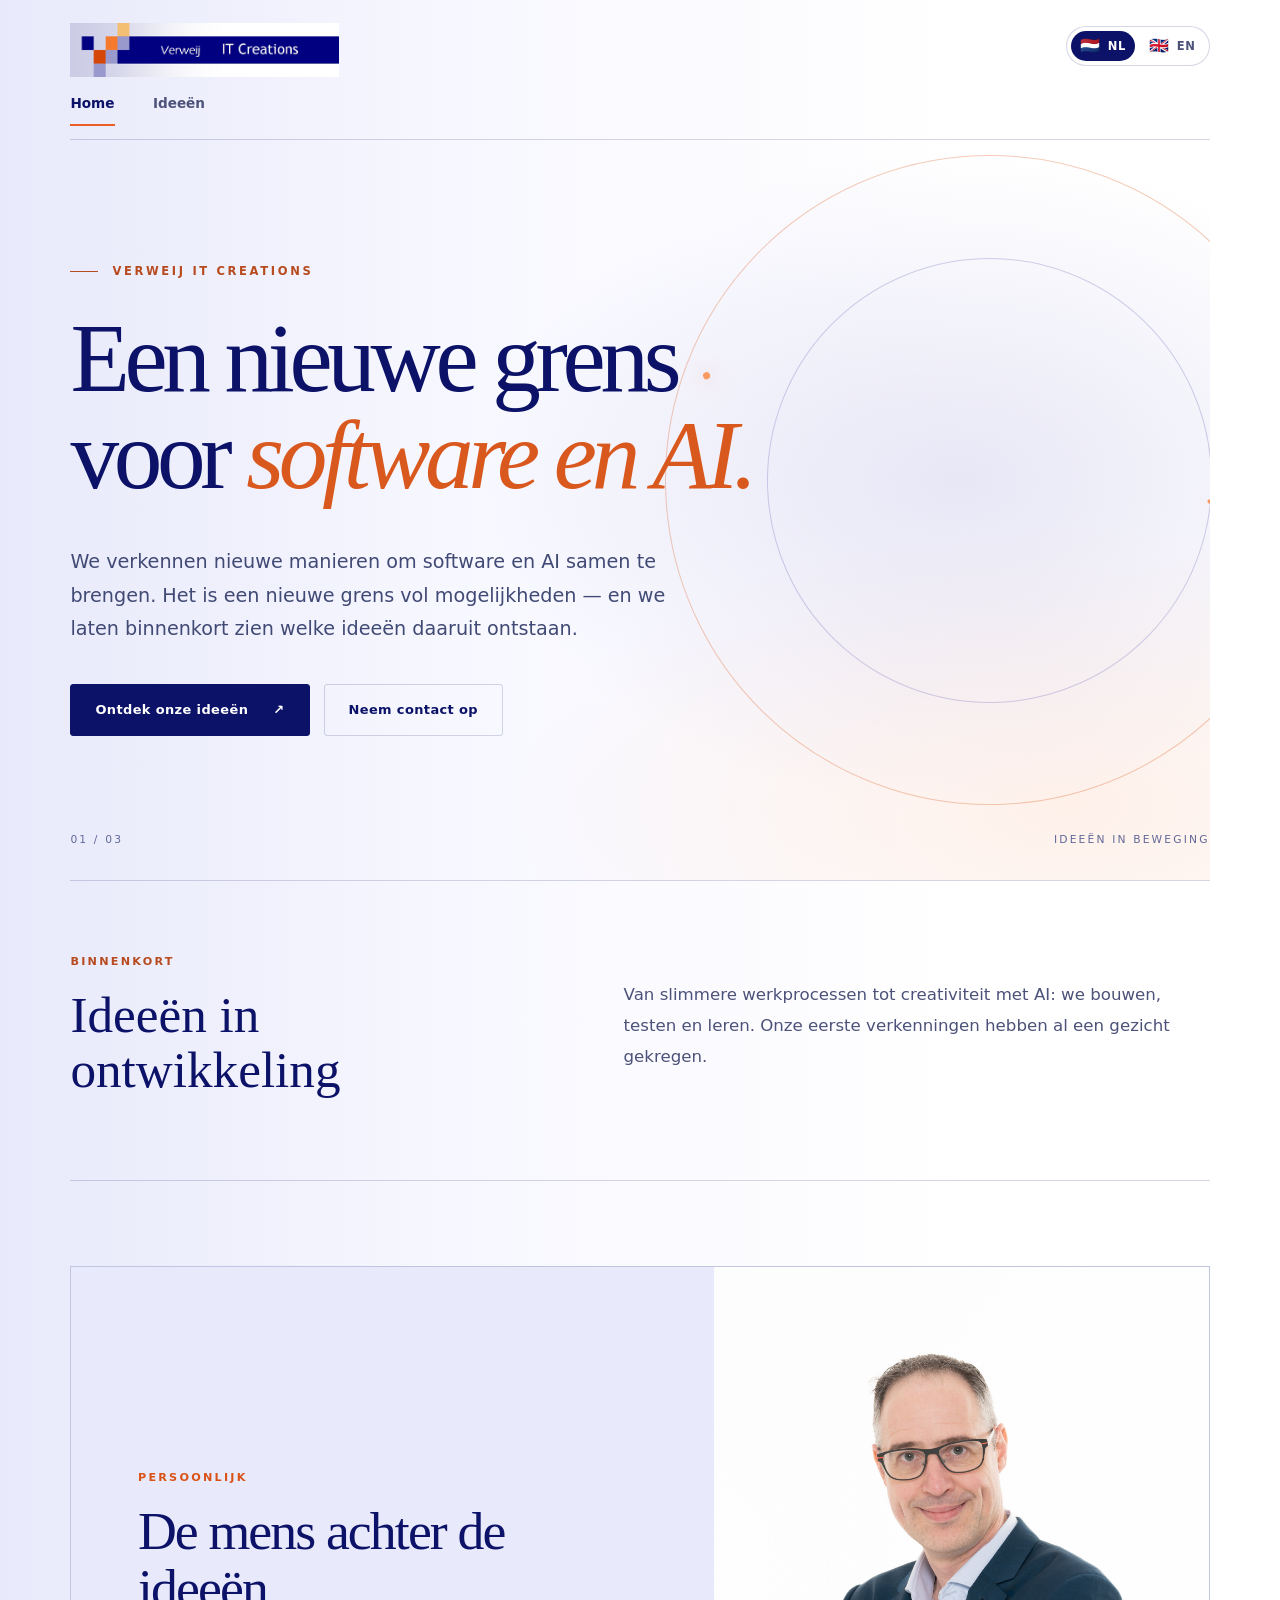
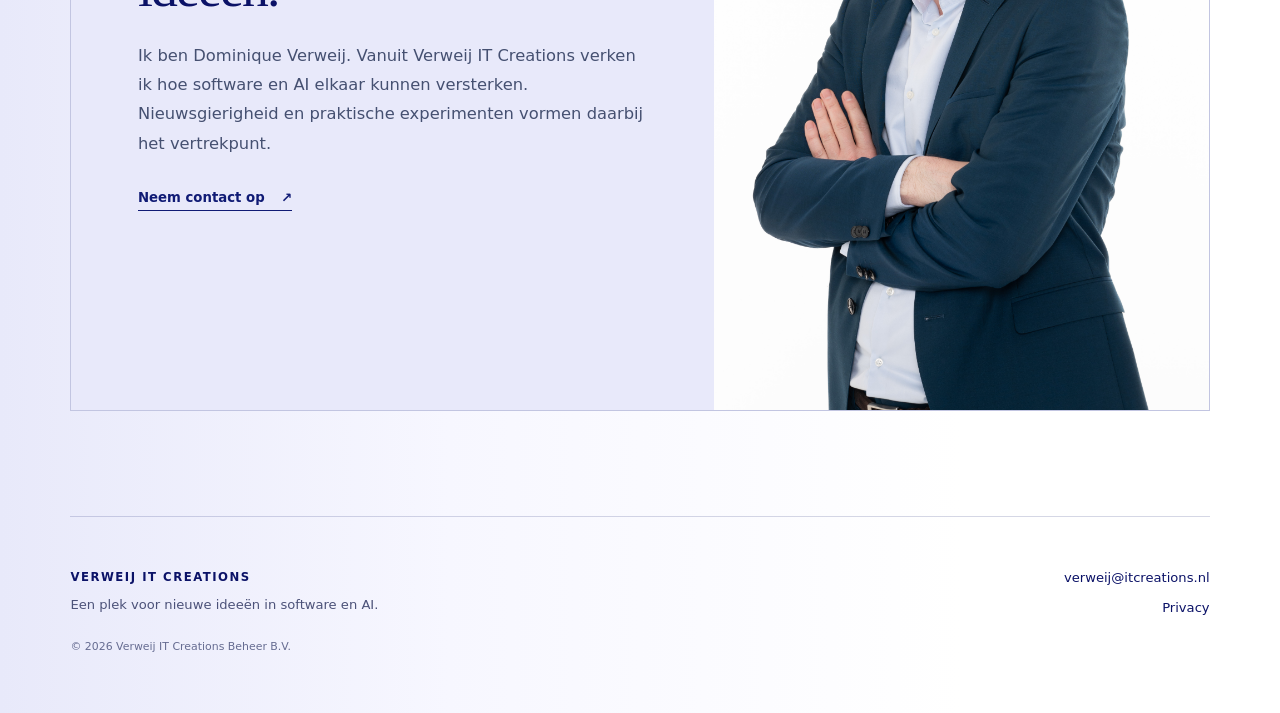
<file: index.html>
<!doctype html>
<html lang="nl">
<head>
  <meta charset="utf-8">
  <meta name="viewport" content="width=device-width, initial-scale=1">
  <meta name="theme-color" content="#f7f7ff">
  <meta name="description" content="Verweij IT Creations verkent nieuwe manieren om software en AI samen te brengen.">
  <title>Verweij IT Creations — software en AI verkennen</title>
  <link rel="icon" type="image/jpeg" href="assets/images/Icon.jpg">
  <link rel="canonical" href="https://www.itcreations.nl/">
  <link rel="alternate" hreflang="en" href="https://www.itcreations.nl/en/">
  <link rel="stylesheet" href="assets/site.css?v=73b0938420af">
</head>
<body>
  <div class="site-shell">
    <header class="site-header">
      <div class="header-brand-nav">
        <a class="wordmark" href="./" aria-label="Verweij IT Creations — Home"><img src="assets/images/logo.png" alt="Verweij IT Creations" width="220" height="44"></a>
        <nav class="primary-nav" aria-label="Hoofdnavigatie"><a href="./" aria-current="page">Home</a><a href="ideas.html">Ideeën</a></nav>
      </div>
      <nav class="language-switch" aria-label="Language / Taal">
        <a href="./" lang="nl" hreflang="nl" aria-current="true"><span aria-hidden="true">🇳🇱</span><span>NL</span></a>
        <a href="en/" lang="en" hreflang="en"><span aria-hidden="true">🇬🇧</span><span>EN</span></a>
      </nav>
    </header>
    <main id="main-content"><section class="hero" aria-labelledby="hero-title">
    <div class="hero-orbit hero-orbit-one" aria-hidden="true"></div><div class="hero-orbit hero-orbit-two" aria-hidden="true"></div>
    <div class="hero-content"><p class="eyebrow"><span class="eyebrow-line"></span>Verweij IT Creations</p>
      <h1 id="hero-title">Een nieuwe grens voor <em>software en AI.</em></h1><p class="hero-lead">We verkennen nieuwe manieren om software en AI samen te brengen. Het is een nieuwe grens vol mogelijkheden — en we laten binnenkort zien welke ideeën daaruit ontstaan.</p>
      <div class="hero-actions"><a class="button button-primary" href="ideas.html">Ontdek onze ideeën<span aria-hidden="true">↗</span></a><a class="button button-quiet" href="mailto:verweij@itcreations.nl">Neem contact op</a></div>
    </div>
    <div class="hero-index" aria-hidden="true"><span>01 / 03</span><span>IDEEËN IN BEWEGING</span></div>
  </section>
  <section class="intro-panel" aria-labelledby="intro-title"><div><p class="section-kicker">Binnenkort</p><h2 id="intro-title">Ideeën in ontwikkeling</h2></div><p>Van slimmere werkprocessen tot creativiteit met AI: we bouwen, testen en leren. Onze eerste verkenningen hebben al een gezicht gekregen.</p></section>
  <section class="founder-panel" aria-labelledby="founder-title"><div class="founder-copy"><p class="section-kicker">Persoonlijk</p><h2 id="founder-title">De mens achter de ideeën.</h2><p>Ik ben Dominique Verweij. Vanuit Verweij IT Creations verken ik hoe software en AI elkaar kunnen versterken. Nieuwsgierigheid en praktische experimenten vormen daarbij het vertrekpunt.</p><a href="mailto:verweij@itcreations.nl">Neem contact op <span aria-hidden="true">↗</span></a></div><div class="founder-image"><img src="assets/images/DSC_1056.jpg" alt="Portret van Dominique Verweij" width="1200" height="1800" loading="lazy"></div></section></main>
    <footer class="site-footer">
      <div><span class="footer-brand">Verweij IT Creations</span><p>Een plek voor nieuwe ideeën in software en AI.</p><small>© 2026 Verweij IT Creations Beheer B.V.</small></div>
      <div class="footer-links"><a href="mailto:verweij@itcreations.nl">verweij@itcreations.nl</a><a href="privacy.html">Privacy</a></div>
    </footer>
  </div>
</body>
</html>
</file>
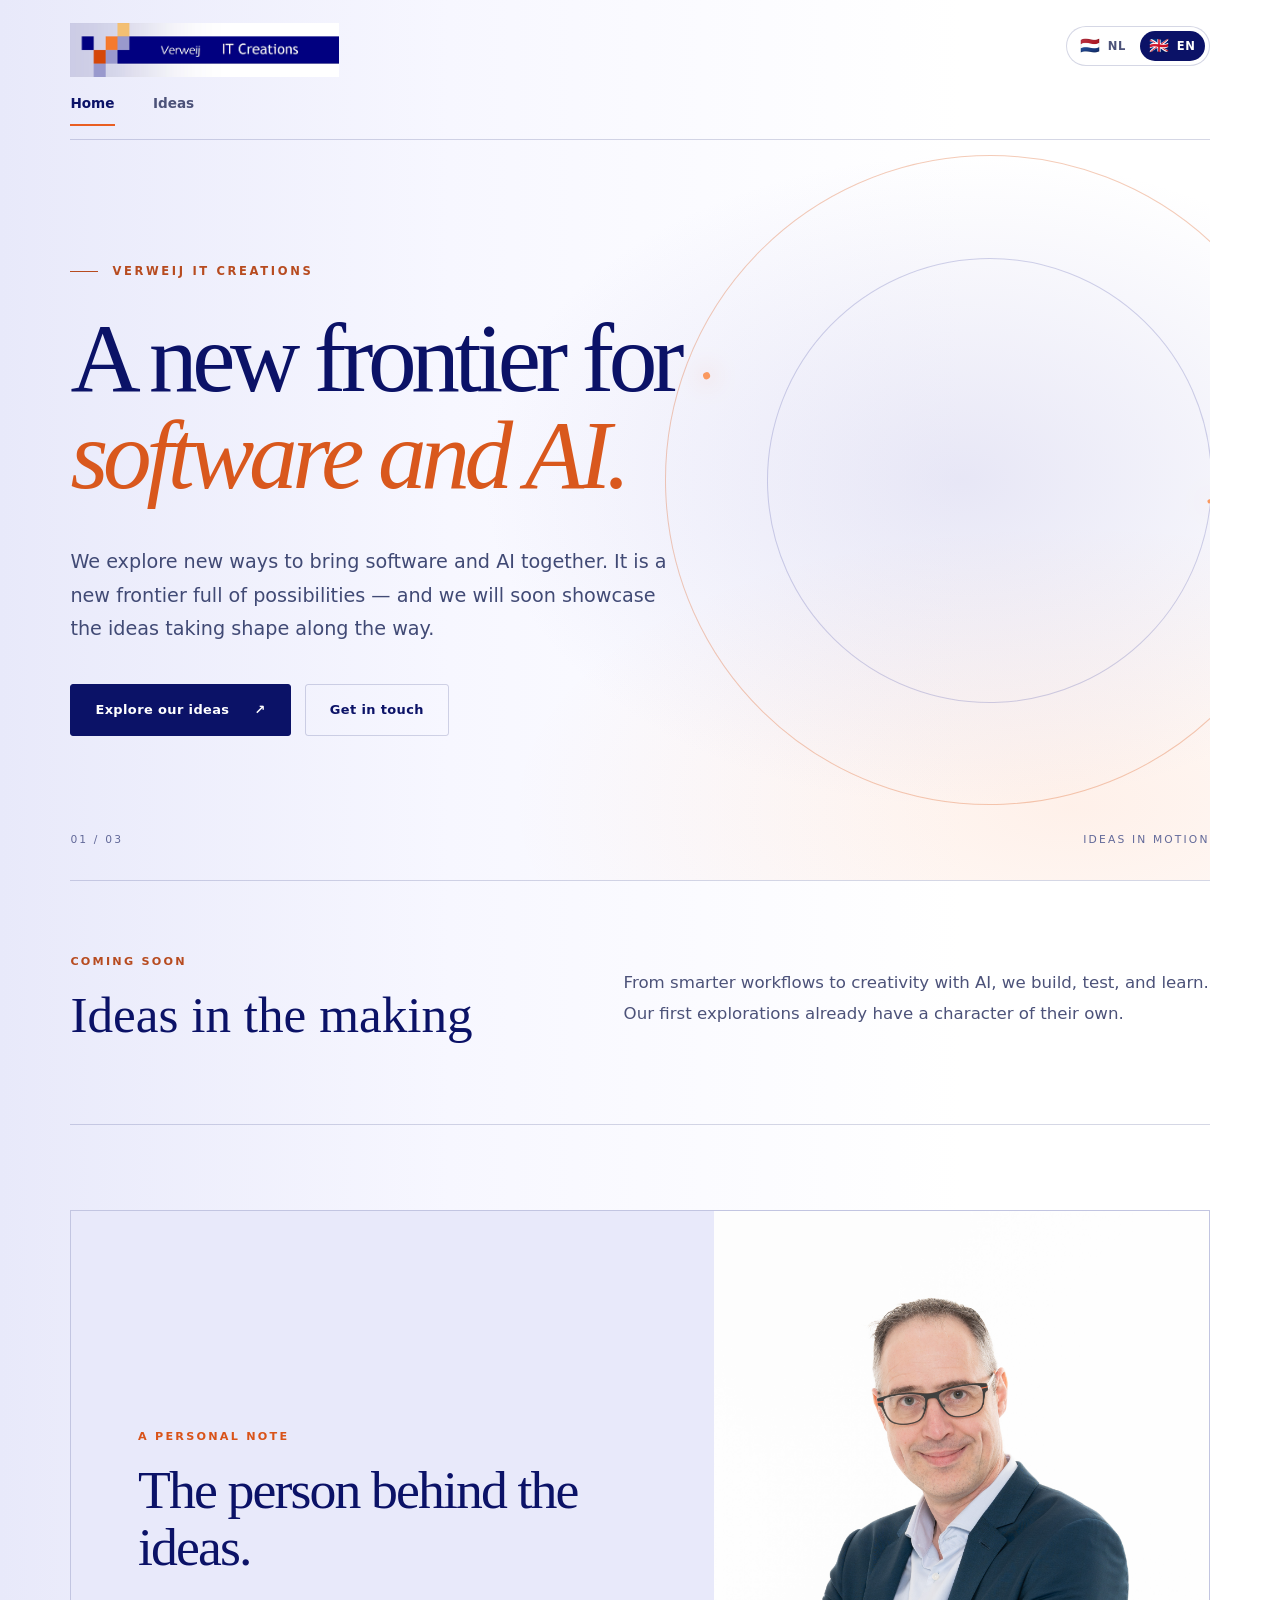
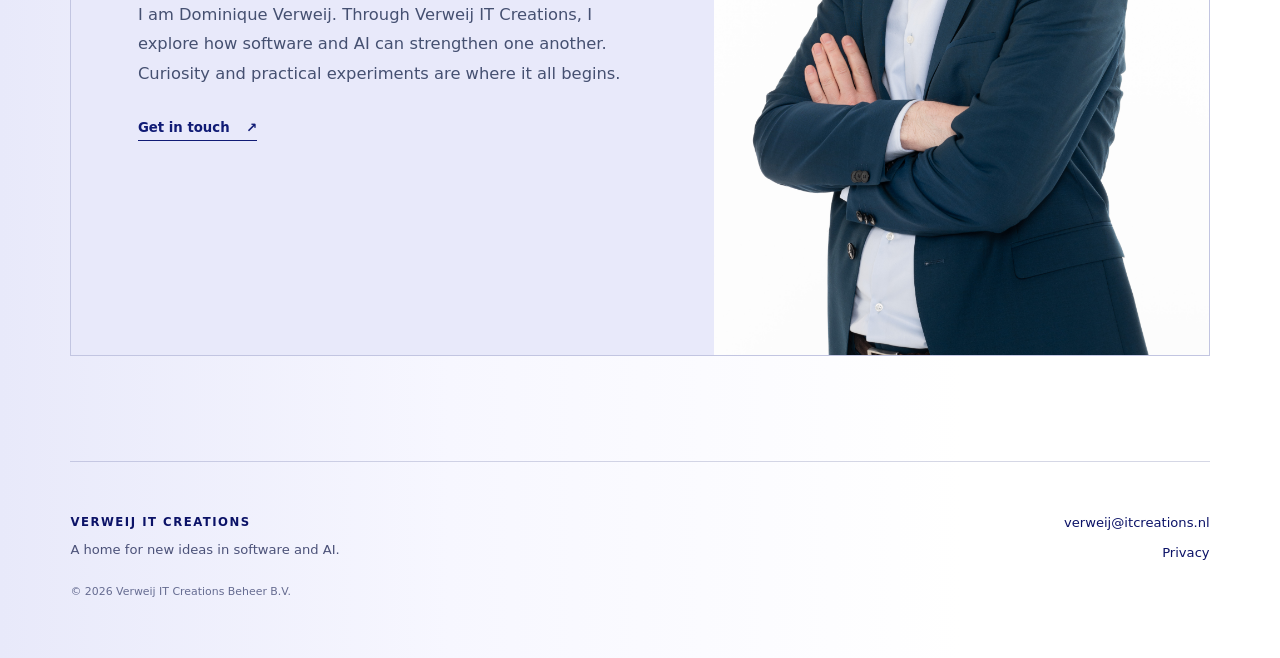
<file: en/index.html>
<!doctype html>
<html lang="en">
<head>
  <meta charset="utf-8">
  <meta name="viewport" content="width=device-width, initial-scale=1">
  <meta name="theme-color" content="#f7f7ff">
  <meta name="description" content="Verweij IT Creations explores new ways to bring software and AI together.">
  <title>Verweij IT Creations — exploring software and AI</title>
  <link rel="icon" type="image/jpeg" href="../assets/images/Icon.jpg">
  <link rel="canonical" href="https://www.itcreations.nl/en/">
  <link rel="alternate" hreflang="nl" href="https://www.itcreations.nl/">
  <link rel="stylesheet" href="../assets/site.css?v=73b0938420af">
</head>
<body>
  <div class="site-shell">
    <header class="site-header">
      <div class="header-brand-nav">
        <a class="wordmark" href="./" aria-label="Verweij IT Creations — Home"><img src="../assets/images/logo.png" alt="Verweij IT Creations" width="220" height="44"></a>
        <nav class="primary-nav" aria-label="Main navigation"><a href="./" aria-current="page">Home</a><a href="ideas.html">Ideas</a></nav>
      </div>
      <nav class="language-switch" aria-label="Language / Taal">
        <a href="../" lang="nl" hreflang="nl"><span aria-hidden="true">🇳🇱</span><span>NL</span></a>
        <a href="./" lang="en" hreflang="en" aria-current="true"><span aria-hidden="true">🇬🇧</span><span>EN</span></a>
      </nav>
    </header>
    <main id="main-content"><section class="hero" aria-labelledby="hero-title">
    <div class="hero-orbit hero-orbit-one" aria-hidden="true"></div><div class="hero-orbit hero-orbit-two" aria-hidden="true"></div>
    <div class="hero-content"><p class="eyebrow"><span class="eyebrow-line"></span>Verweij IT Creations</p>
      <h1 id="hero-title">A new frontier for <em>software and AI.</em></h1><p class="hero-lead">We explore new ways to bring software and AI together. It is a new frontier full of possibilities — and we will soon showcase the ideas taking shape along the way.</p>
      <div class="hero-actions"><a class="button button-primary" href="ideas.html">Explore our ideas<span aria-hidden="true">↗</span></a><a class="button button-quiet" href="mailto:verweij@itcreations.nl">Get in touch</a></div>
    </div>
    <div class="hero-index" aria-hidden="true"><span>01 / 03</span><span>IDEAS IN MOTION</span></div>
  </section>
  <section class="intro-panel" aria-labelledby="intro-title"><div><p class="section-kicker">Coming soon</p><h2 id="intro-title">Ideas in the making</h2></div><p>From smarter workflows to creativity with AI, we build, test, and learn. Our first explorations already have a character of their own.</p></section>
  <section class="founder-panel" aria-labelledby="founder-title"><div class="founder-copy"><p class="section-kicker">A personal note</p><h2 id="founder-title">The person behind the ideas.</h2><p>I am Dominique Verweij. Through Verweij IT Creations, I explore how software and AI can strengthen one another. Curiosity and practical experiments are where it all begins.</p><a href="mailto:verweij@itcreations.nl">Get in touch <span aria-hidden="true">↗</span></a></div><div class="founder-image"><img src="../assets/images/DSC_1056.jpg" alt="Portrait of Dominique Verweij" width="1200" height="1800" loading="lazy"></div></section></main>
    <footer class="site-footer">
      <div><span class="footer-brand">Verweij IT Creations</span><p>A home for new ideas in software and AI.</p><small>© 2026 Verweij IT Creations Beheer B.V.</small></div>
      <div class="footer-links"><a href="mailto:verweij@itcreations.nl">verweij@itcreations.nl</a><a href="privacy.html">Privacy</a></div>
    </footer>
  </div>
</body>
</html>
</file>
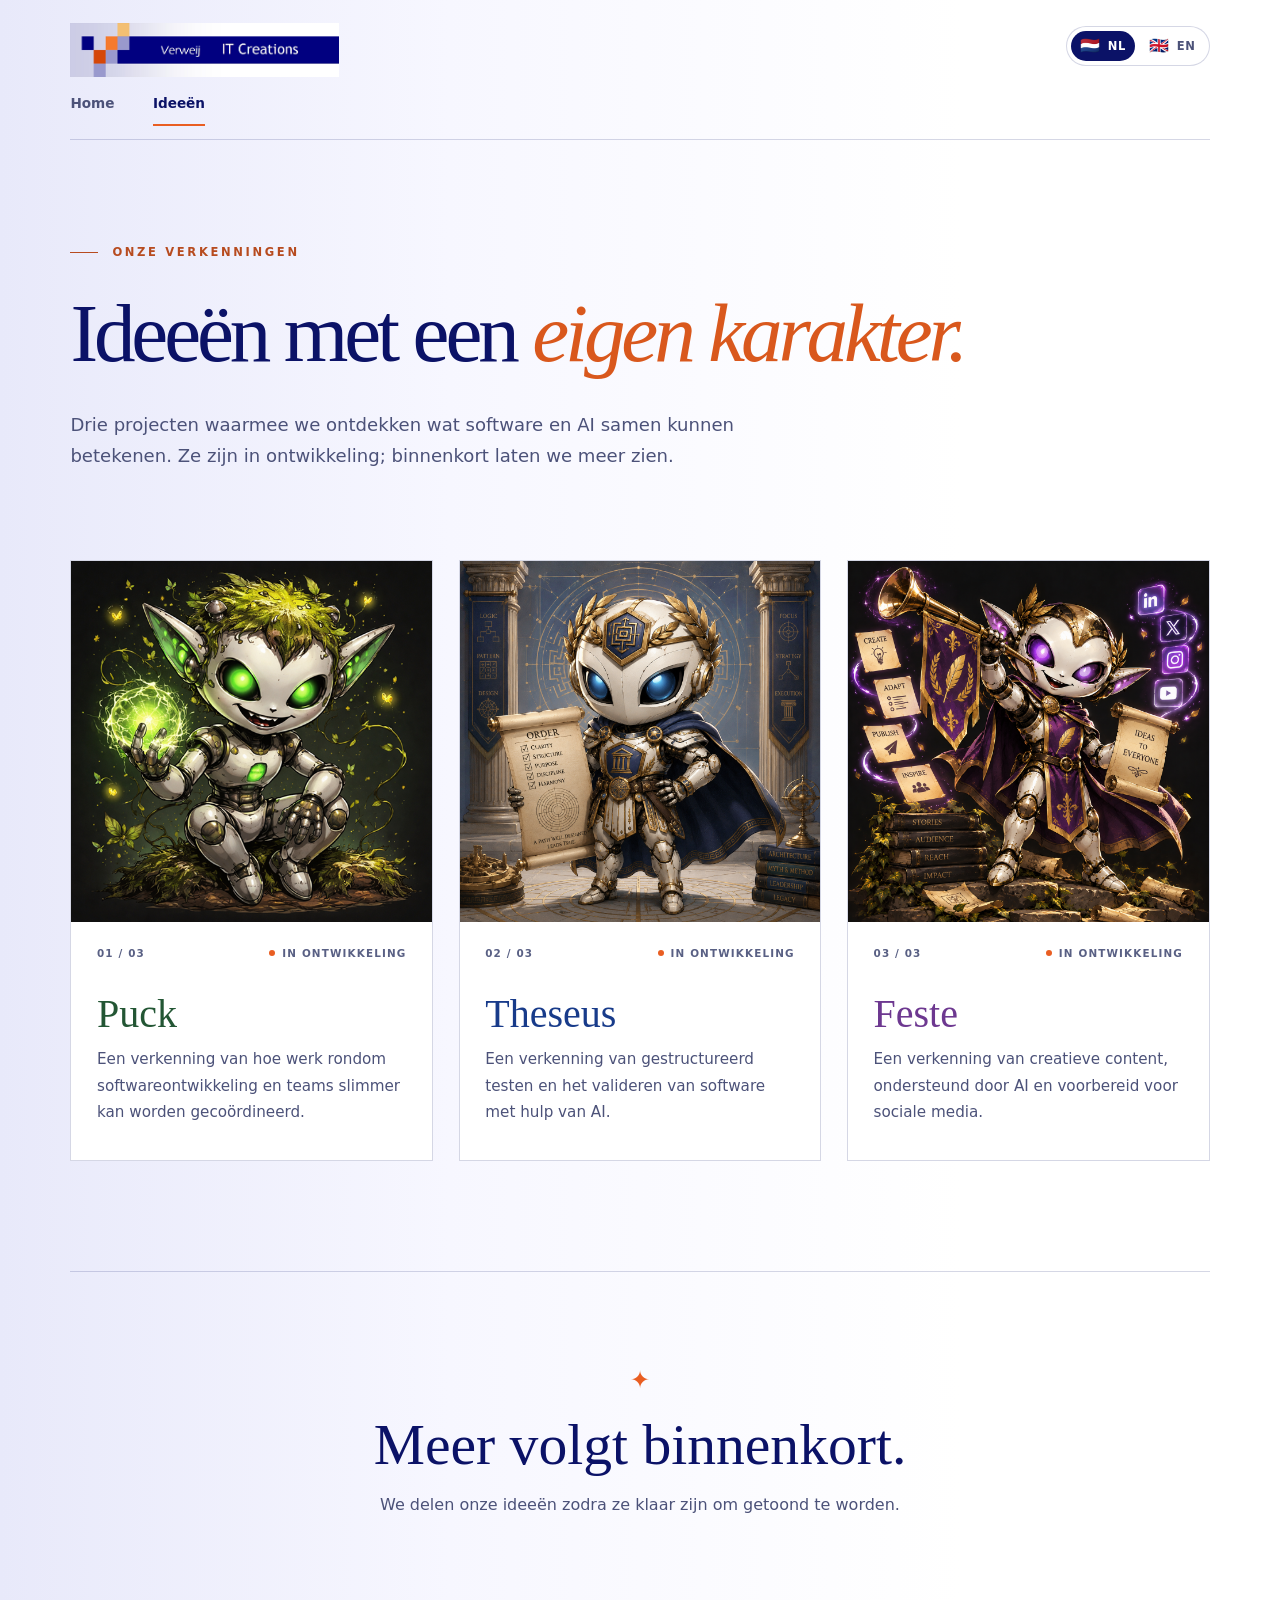
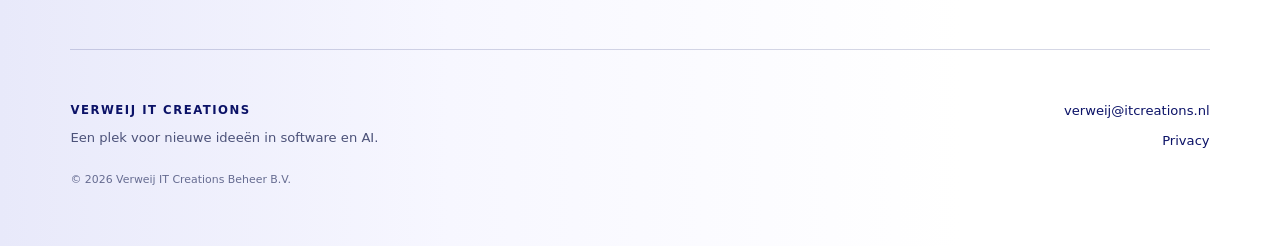
<file: ideas.html>
<!doctype html>
<html lang="nl">
<head>
  <meta charset="utf-8">
  <meta name="viewport" content="width=device-width, initial-scale=1">
  <meta name="theme-color" content="#f7f7ff">
  <meta name="description" content="Maak kennis met Puck, Theseus en Feste: ideeën die wij ontwikkelen op het snijvlak van software en AI.">
  <title>Onze ideeën — Verweij IT Creations</title>
  <link rel="icon" type="image/jpeg" href="assets/images/Icon.jpg">
  <link rel="canonical" href="https://www.itcreations.nl/ideas.html">
  <link rel="alternate" hreflang="en" href="https://www.itcreations.nl/en/ideas.html">
  <link rel="stylesheet" href="assets/site.css?v=73b0938420af">
</head>
<body>
  <div class="site-shell">
    <header class="site-header">
      <div class="header-brand-nav">
        <a class="wordmark" href="./" aria-label="Verweij IT Creations — Home"><img src="assets/images/logo.png" alt="Verweij IT Creations" width="220" height="44"></a>
        <nav class="primary-nav" aria-label="Hoofdnavigatie"><a href="./">Home</a><a href="ideas.html" aria-current="page">Ideeën</a></nav>
      </div>
      <nav class="language-switch" aria-label="Language / Taal">
        <a href="ideas.html" lang="nl" hreflang="nl" aria-current="true"><span aria-hidden="true">🇳🇱</span><span>NL</span></a>
        <a href="en/ideas.html" lang="en" hreflang="en"><span aria-hidden="true">🇬🇧</span><span>EN</span></a>
      </nav>
    </header>
    <main id="main-content"><section class="page-intro" aria-labelledby="ideas-title"><p class="eyebrow"><span class="eyebrow-line"></span>Onze verkenningen</p><h1 id="ideas-title">Ideeën met een <em>eigen karakter.</em></h1><p>Drie projecten waarmee we ontdekken wat software en AI samen kunnen betekenen. Ze zijn in ontwikkeling; binnenkort laten we meer zien.</p></section>
    <section class="ideas-grid" aria-label="Onze verkenningen"><article class="idea-card idea-card-green">
    <div class="idea-image"><img src="assets/images/puck.png" alt="Puck, een kleine robot met groene ogen en een lichtbol" width="600" height="600" loading="eager"></div>
    <div class="idea-copy"><div class="idea-topline"><span>01 / 03</span><span class="status"><span class="status-dot" aria-hidden="true"></span>In ontwikkeling</span></div><h2>Puck</h2><p>Een verkenning van hoe werk rondom softwareontwikkeling en teams slimmer kan worden gecoördineerd.</p></div>
  </article><article class="idea-card idea-card-blue">
    <div class="idea-image"><img src="assets/images/theseus.png" alt="Theseus, een kleine robot in blauw en gouden harnas" width="600" height="600" loading="lazy"></div>
    <div class="idea-copy"><div class="idea-topline"><span>02 / 03</span><span class="status"><span class="status-dot" aria-hidden="true"></span>In ontwikkeling</span></div><h2>Theseus</h2><p>Een verkenning van gestructureerd testen en het valideren van software met hulp van AI.</p></div>
  </article><article class="idea-card idea-card-violet">
    <div class="idea-image"><img src="assets/images/feste.png" alt="Feste, een kleine robot in paars en goud met een trompet" width="600" height="600" loading="lazy"></div>
    <div class="idea-copy"><div class="idea-topline"><span>03 / 03</span><span class="status"><span class="status-dot" aria-hidden="true"></span>In ontwikkeling</span></div><h2>Feste</h2><p>Een verkenning van creatieve content, ondersteund door AI en voorbereid voor sociale media.</p></div>
  </article></section>
    <section class="closing-note"><span class="closing-symbol" aria-hidden="true">✦</span><h2>Meer volgt binnenkort.</h2><p>We delen onze ideeën zodra ze klaar zijn om getoond te worden.</p></section></main>
    <footer class="site-footer">
      <div><span class="footer-brand">Verweij IT Creations</span><p>Een plek voor nieuwe ideeën in software en AI.</p><small>© 2026 Verweij IT Creations Beheer B.V.</small></div>
      <div class="footer-links"><a href="mailto:verweij@itcreations.nl">verweij@itcreations.nl</a><a href="privacy.html">Privacy</a></div>
    </footer>
  </div>
</body>
</html>
</file>
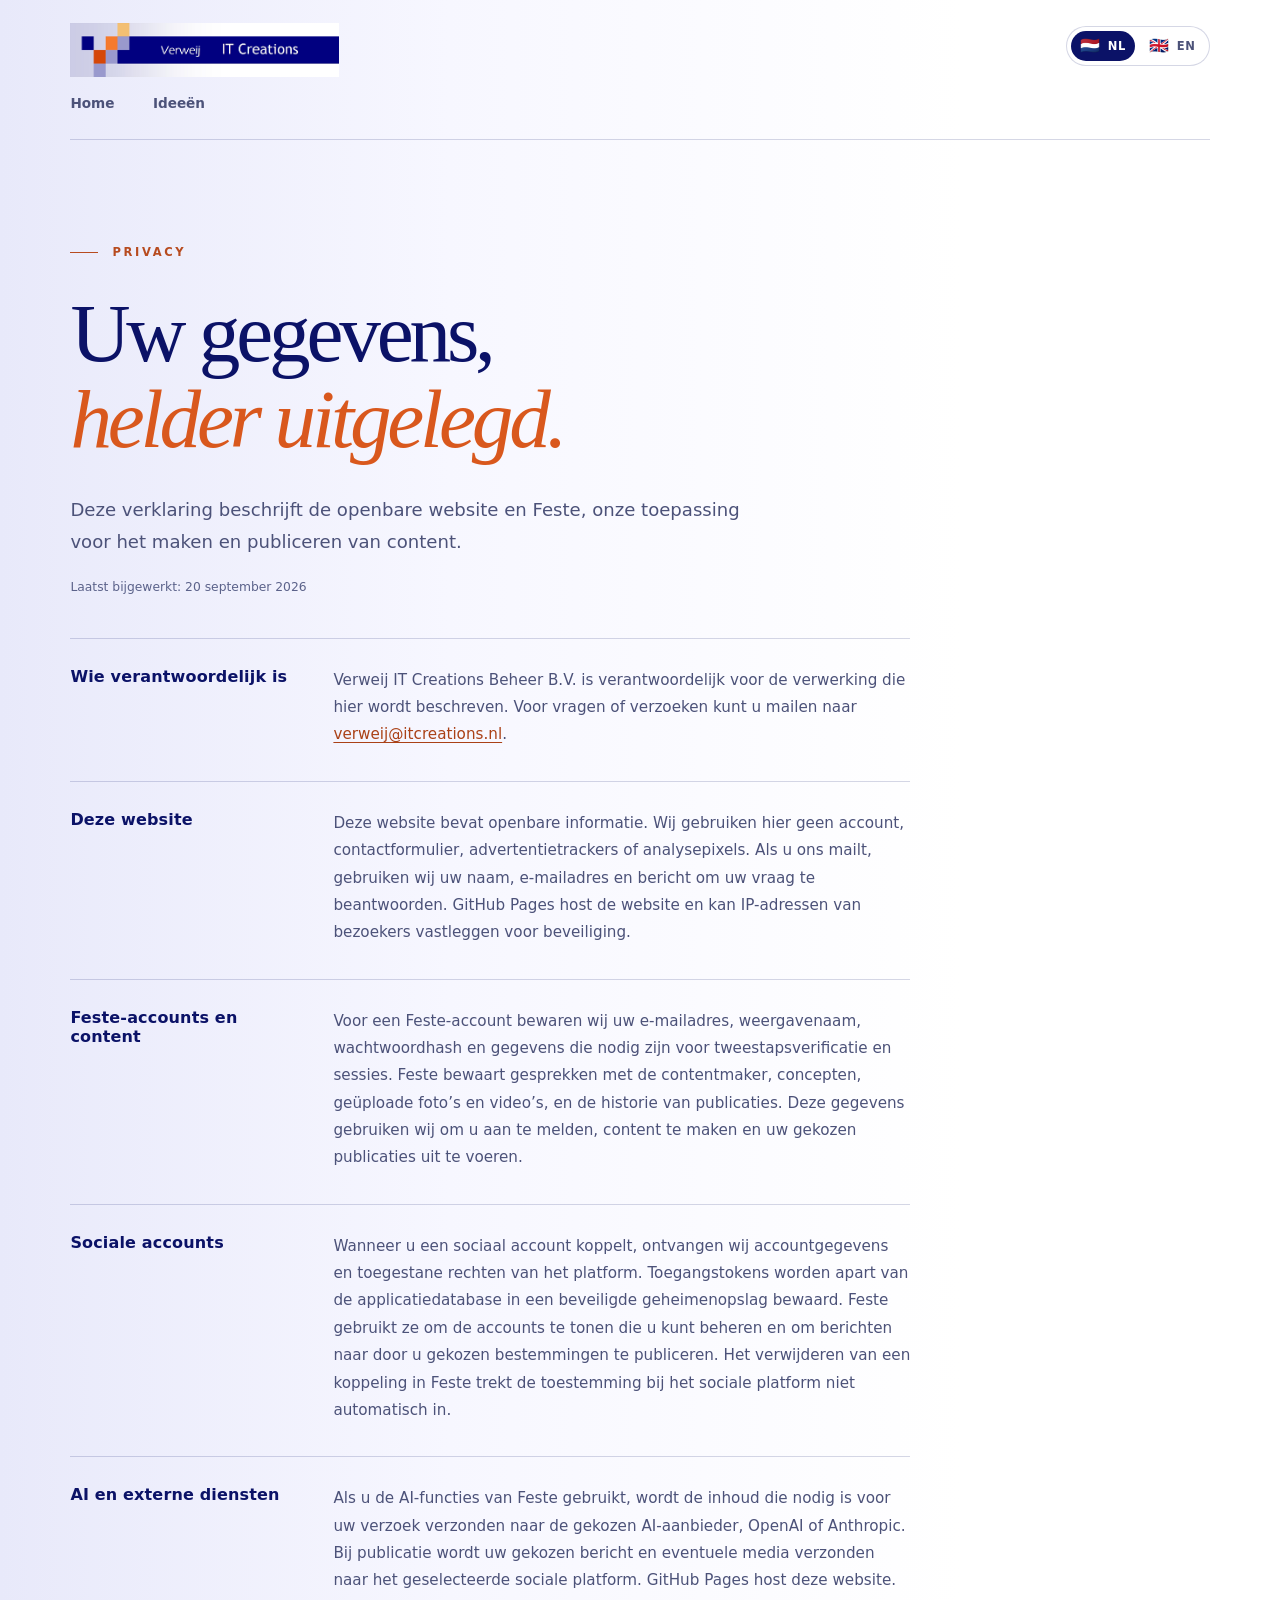
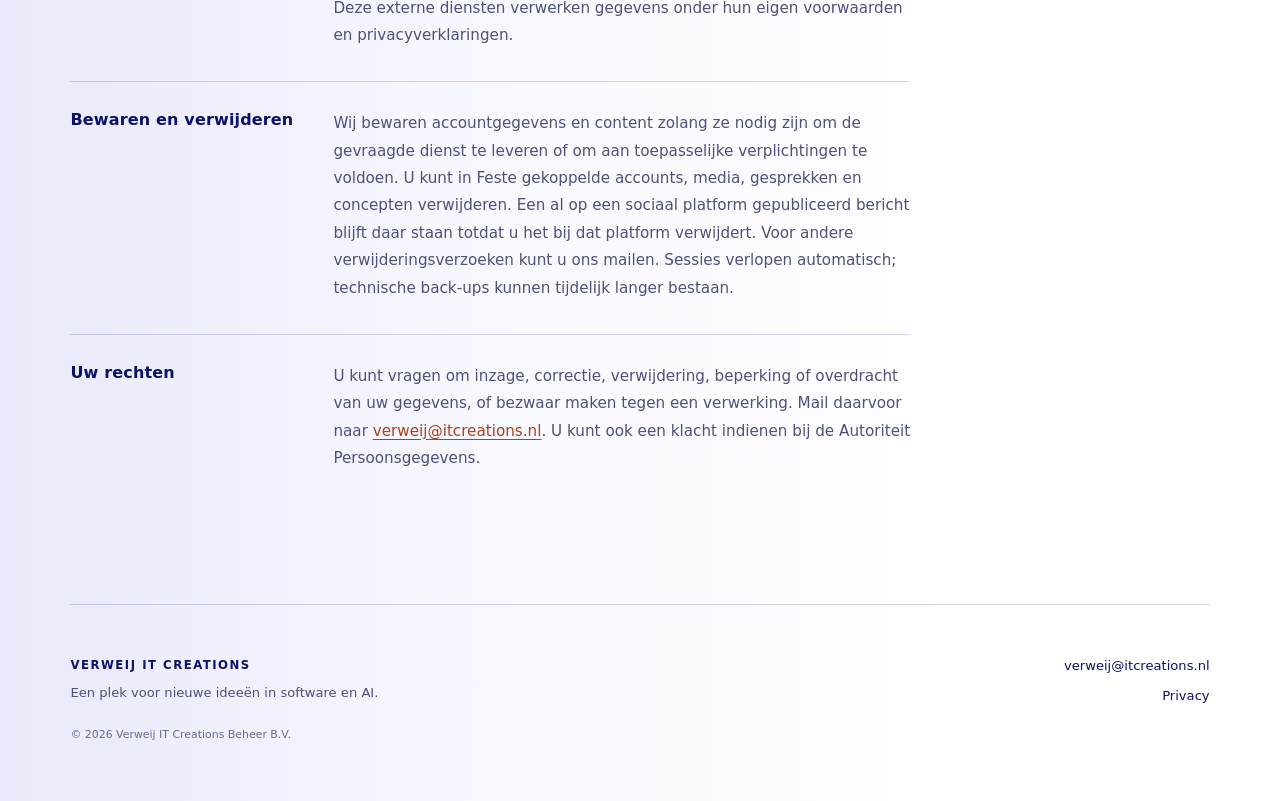
<file: privacy.html>
<!doctype html>
<html lang="nl">
<head>
  <meta charset="utf-8">
  <meta name="viewport" content="width=device-width, initial-scale=1">
  <meta name="theme-color" content="#f7f7ff">
  <meta name="description" content="Lees hoe Verweij IT Creations persoonsgegevens verwerkt op deze website en in Feste.">
  <title>Privacyverklaring — Verweij IT Creations</title>
  <link rel="icon" type="image/jpeg" href="assets/images/Icon.jpg">
  <link rel="canonical" href="https://www.itcreations.nl/privacy.html">
  <link rel="alternate" hreflang="en" href="https://www.itcreations.nl/en/privacy.html">
  <link rel="stylesheet" href="assets/site.css?v=73b0938420af">
</head>
<body>
  <div class="site-shell">
    <header class="site-header">
      <div class="header-brand-nav">
        <a class="wordmark" href="./" aria-label="Verweij IT Creations — Home"><img src="assets/images/logo.png" alt="Verweij IT Creations" width="220" height="44"></a>
        <nav class="primary-nav" aria-label="Hoofdnavigatie"><a href="./">Home</a><a href="ideas.html">Ideeën</a></nav>
      </div>
      <nav class="language-switch" aria-label="Language / Taal">
        <a href="privacy.html" lang="nl" hreflang="nl" aria-current="true"><span aria-hidden="true">🇳🇱</span><span>NL</span></a>
        <a href="en/privacy.html" lang="en" hreflang="en"><span aria-hidden="true">🇬🇧</span><span>EN</span></a>
      </nav>
    </header>
    <main id="main-content"><section class="page-intro policy-intro"><p class="eyebrow"><span class="eyebrow-line"></span>Privacy</p><h1>Uw gegevens, <em>helder uitgelegd.</em></h1><p>Deze verklaring beschrijft de openbare website en Feste, onze toepassing voor het maken en publiceren van content.</p><span class="updated">Laatst bijgewerkt: 20 september 2026</span></section><div class="policy-content"><section class="policy-section"><h2>Wie verantwoordelijk is</h2><p>Verweij IT Creations Beheer B.V. is verantwoordelijk voor de verwerking die hier wordt beschreven. Voor vragen of verzoeken kunt u mailen naar <a href="mailto:verweij@itcreations.nl">verweij@itcreations.nl</a>.</p></section><section class="policy-section"><h2>Deze website</h2><p>Deze website bevat openbare informatie. Wij gebruiken hier geen account, contactformulier, advertentietrackers of analysepixels. Als u ons mailt, gebruiken wij uw naam, e-mailadres en bericht om uw vraag te beantwoorden. GitHub Pages host de website en kan IP-adressen van bezoekers vastleggen voor beveiliging.</p></section><section class="policy-section"><h2>Feste-accounts en content</h2><p>Voor een Feste-account bewaren wij uw e-mailadres, weergavenaam, wachtwoordhash en gegevens die nodig zijn voor tweestapsverificatie en sessies. Feste bewaart gesprekken met de contentmaker, concepten, geüploade foto’s en video’s, en de historie van publicaties. Deze gegevens gebruiken wij om u aan te melden, content te maken en uw gekozen publicaties uit te voeren.</p></section><section class="policy-section"><h2>Sociale accounts</h2><p>Wanneer u een sociaal account koppelt, ontvangen wij accountgegevens en toegestane rechten van het platform. Toegangstokens worden apart van de applicatiedatabase in een beveiligde geheimenopslag bewaard. Feste gebruikt ze om de accounts te tonen die u kunt beheren en om berichten naar door u gekozen bestemmingen te publiceren. Het verwijderen van een koppeling in Feste trekt de toestemming bij het sociale platform niet automatisch in.</p></section><section class="policy-section"><h2>AI en externe diensten</h2><p>Als u de AI-functies van Feste gebruikt, wordt de inhoud die nodig is voor uw verzoek verzonden naar de gekozen AI-aanbieder, OpenAI of Anthropic. Bij publicatie wordt uw gekozen bericht en eventuele media verzonden naar het geselecteerde sociale platform. GitHub Pages host deze website. Deze externe diensten verwerken gegevens onder hun eigen voorwaarden en privacyverklaringen.</p></section><section class="policy-section"><h2>Bewaren en verwijderen</h2><p>Wij bewaren accountgegevens en content zolang ze nodig zijn om de gevraagde dienst te leveren of om aan toepasselijke verplichtingen te voldoen. U kunt in Feste gekoppelde accounts, media, gesprekken en concepten verwijderen. Een al op een sociaal platform gepubliceerd bericht blijft daar staan totdat u het bij dat platform verwijdert. Voor andere verwijderingsverzoeken kunt u ons mailen. Sessies verlopen automatisch; technische back-ups kunnen tijdelijk langer bestaan.</p></section><section class="policy-section"><h2>Uw rechten</h2><p>U kunt vragen om inzage, correctie, verwijdering, beperking of overdracht van uw gegevens, of bezwaar maken tegen een verwerking. Mail daarvoor naar <a href="mailto:verweij@itcreations.nl">verweij@itcreations.nl</a>. U kunt ook een klacht indienen bij de Autoriteit Persoonsgegevens.</p></section></div></main>
    <footer class="site-footer">
      <div><span class="footer-brand">Verweij IT Creations</span><p>Een plek voor nieuwe ideeën in software en AI.</p><small>© 2026 Verweij IT Creations Beheer B.V.</small></div>
      <div class="footer-links"><a href="mailto:verweij@itcreations.nl">verweij@itcreations.nl</a><a href="privacy.html">Privacy</a></div>
    </footer>
  </div>
</body>
</html>
</file>
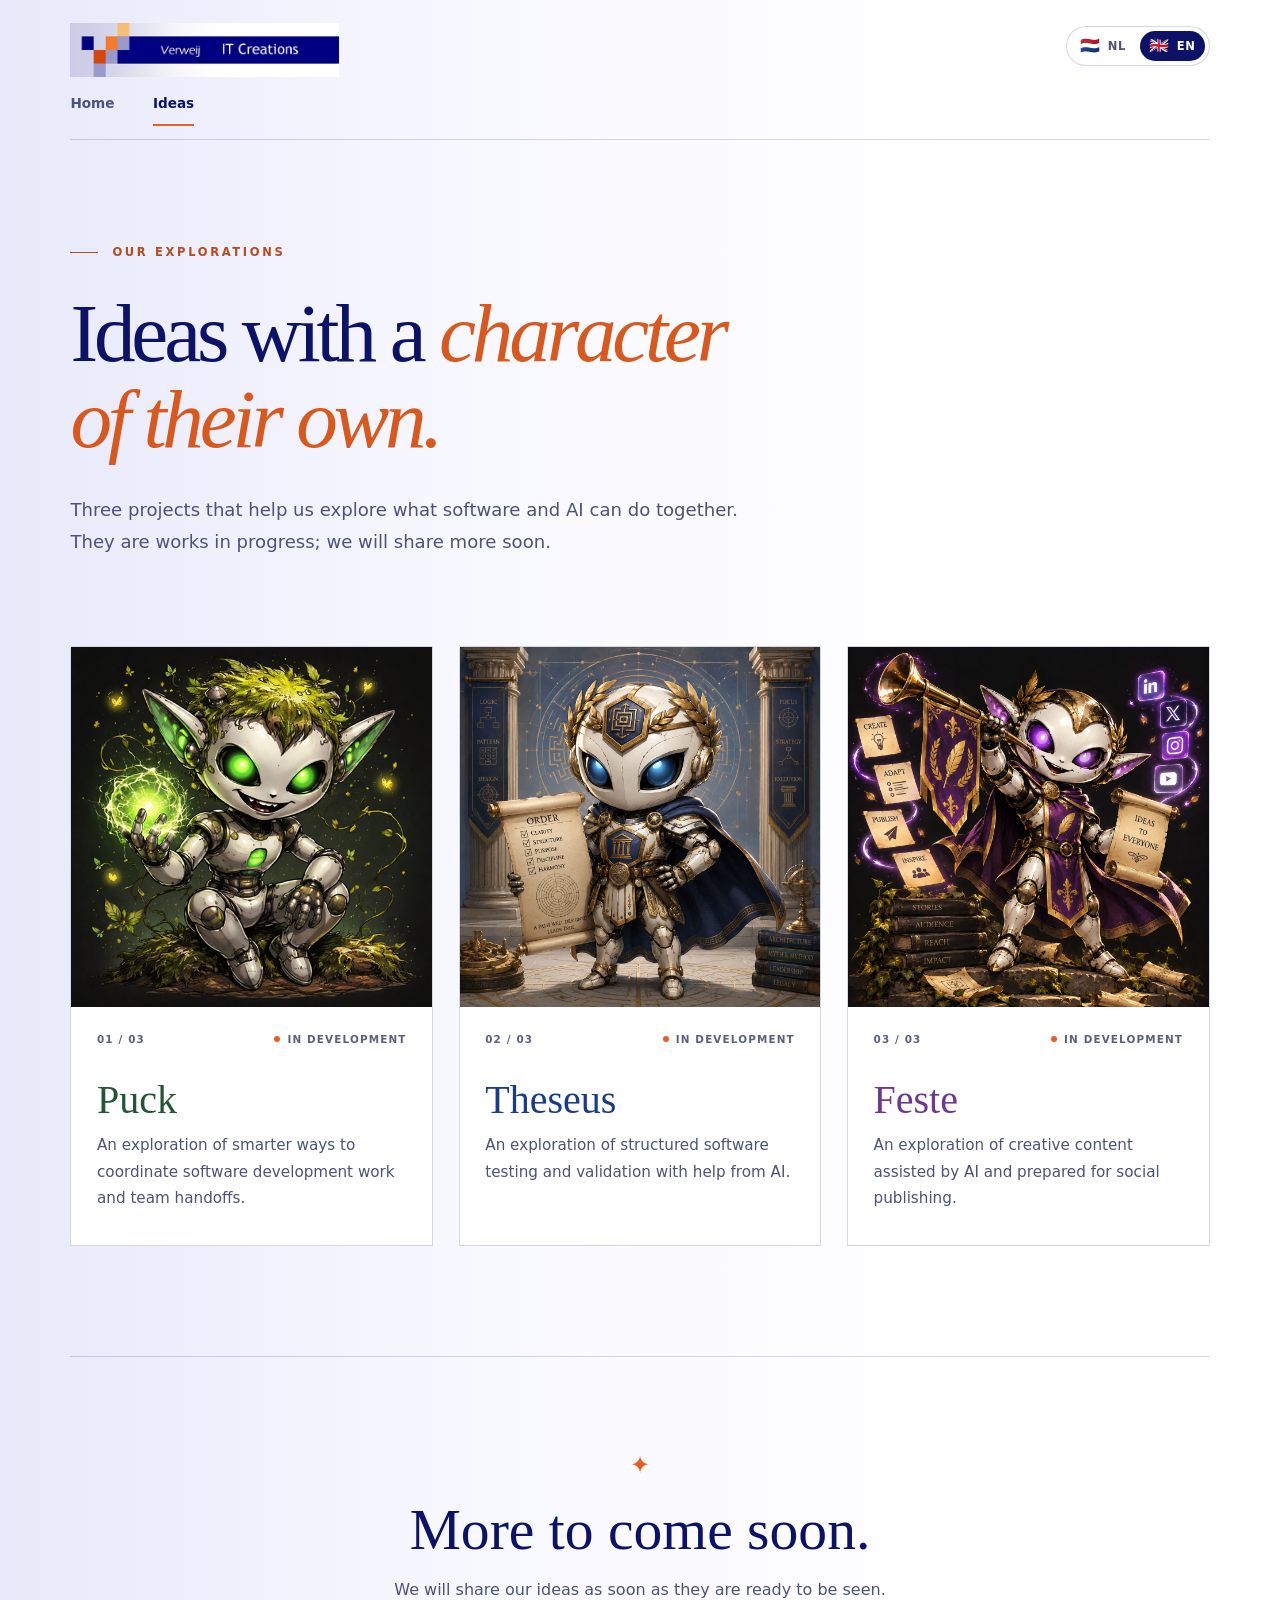
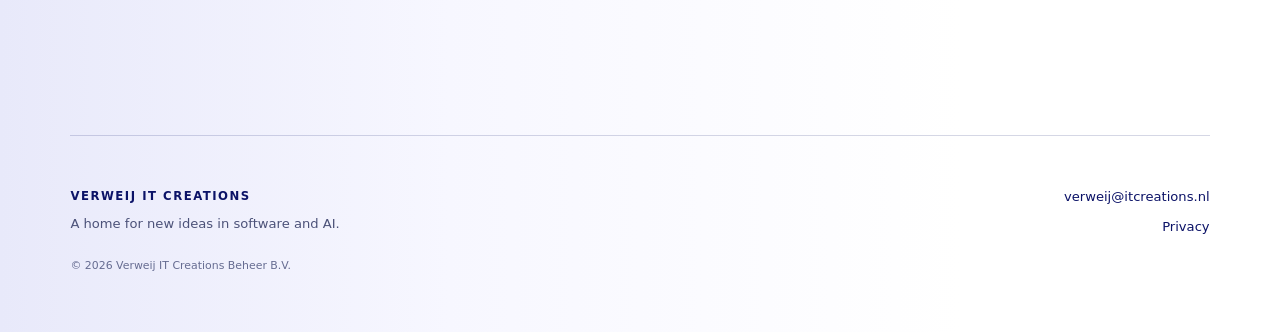
<file: en/ideas.html>
<!doctype html>
<html lang="en">
<head>
  <meta charset="utf-8">
  <meta name="viewport" content="width=device-width, initial-scale=1">
  <meta name="theme-color" content="#f7f7ff">
  <meta name="description" content="Meet Puck, Theseus, and Feste: ideas we are developing where software and AI meet.">
  <title>Our ideas — Verweij IT Creations</title>
  <link rel="icon" type="image/jpeg" href="../assets/images/Icon.jpg">
  <link rel="canonical" href="https://www.itcreations.nl/en/ideas.html">
  <link rel="alternate" hreflang="nl" href="https://www.itcreations.nl/ideas.html">
  <link rel="stylesheet" href="../assets/site.css?v=73b0938420af">
</head>
<body>
  <div class="site-shell">
    <header class="site-header">
      <div class="header-brand-nav">
        <a class="wordmark" href="./" aria-label="Verweij IT Creations — Home"><img src="../assets/images/logo.png" alt="Verweij IT Creations" width="220" height="44"></a>
        <nav class="primary-nav" aria-label="Main navigation"><a href="./">Home</a><a href="ideas.html" aria-current="page">Ideas</a></nav>
      </div>
      <nav class="language-switch" aria-label="Language / Taal">
        <a href="../ideas.html" lang="nl" hreflang="nl"><span aria-hidden="true">🇳🇱</span><span>NL</span></a>
        <a href="ideas.html" lang="en" hreflang="en" aria-current="true"><span aria-hidden="true">🇬🇧</span><span>EN</span></a>
      </nav>
    </header>
    <main id="main-content"><section class="page-intro" aria-labelledby="ideas-title"><p class="eyebrow"><span class="eyebrow-line"></span>Our explorations</p><h1 id="ideas-title">Ideas with a <em>character of their own.</em></h1><p>Three projects that help us explore what software and AI can do together. They are works in progress; we will share more soon.</p></section>
    <section class="ideas-grid" aria-label="Our explorations"><article class="idea-card idea-card-green">
    <div class="idea-image"><img src="../assets/images/puck.png" alt="Puck, a small robot with green eyes and a glowing orb" width="600" height="600" loading="eager"></div>
    <div class="idea-copy"><div class="idea-topline"><span>01 / 03</span><span class="status"><span class="status-dot" aria-hidden="true"></span>In development</span></div><h2>Puck</h2><p>An exploration of smarter ways to coordinate software development work and team handoffs.</p></div>
  </article><article class="idea-card idea-card-blue">
    <div class="idea-image"><img src="../assets/images/theseus.png" alt="Theseus, a small robot in blue and gold armor" width="600" height="600" loading="lazy"></div>
    <div class="idea-copy"><div class="idea-topline"><span>02 / 03</span><span class="status"><span class="status-dot" aria-hidden="true"></span>In development</span></div><h2>Theseus</h2><p>An exploration of structured software testing and validation with help from AI.</p></div>
  </article><article class="idea-card idea-card-violet">
    <div class="idea-image"><img src="../assets/images/feste.png" alt="Feste, a small robot in purple and gold with a trumpet" width="600" height="600" loading="lazy"></div>
    <div class="idea-copy"><div class="idea-topline"><span>03 / 03</span><span class="status"><span class="status-dot" aria-hidden="true"></span>In development</span></div><h2>Feste</h2><p>An exploration of creative content assisted by AI and prepared for social publishing.</p></div>
  </article></section>
    <section class="closing-note"><span class="closing-symbol" aria-hidden="true">✦</span><h2>More to come soon.</h2><p>We will share our ideas as soon as they are ready to be seen.</p></section></main>
    <footer class="site-footer">
      <div><span class="footer-brand">Verweij IT Creations</span><p>A home for new ideas in software and AI.</p><small>© 2026 Verweij IT Creations Beheer B.V.</small></div>
      <div class="footer-links"><a href="mailto:verweij@itcreations.nl">verweij@itcreations.nl</a><a href="privacy.html">Privacy</a></div>
    </footer>
  </div>
</body>
</html>
</file>
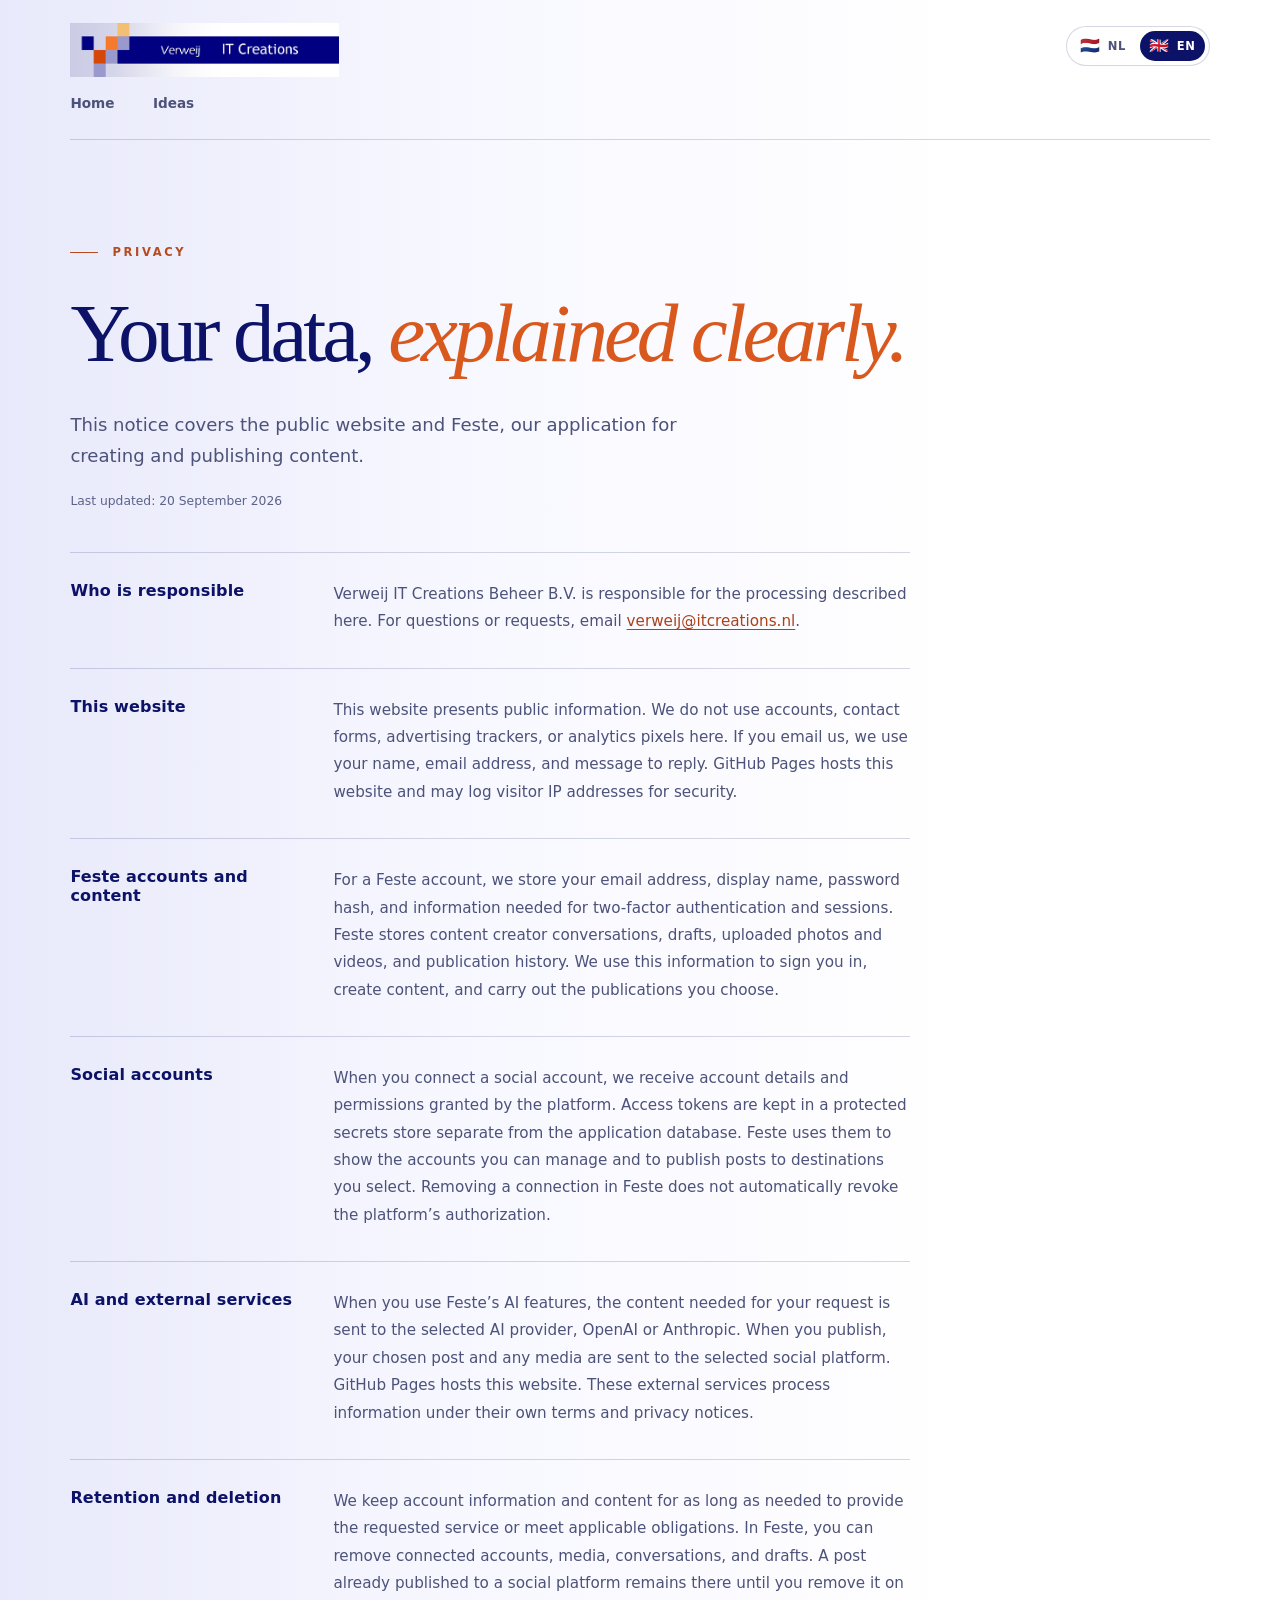
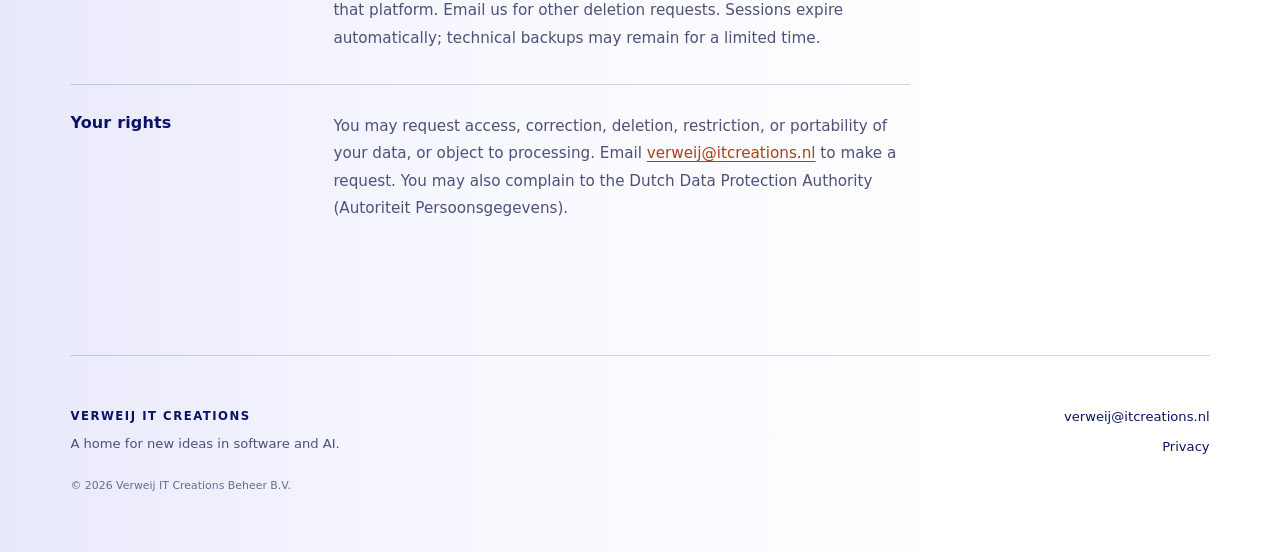
<file: en/privacy.html>
<!doctype html>
<html lang="en">
<head>
  <meta charset="utf-8">
  <meta name="viewport" content="width=device-width, initial-scale=1">
  <meta name="theme-color" content="#f7f7ff">
  <meta name="description" content="How Verweij IT Creations handles personal data on this website and in Feste.">
  <title>Privacy notice — Verweij IT Creations</title>
  <link rel="icon" type="image/jpeg" href="../assets/images/Icon.jpg">
  <link rel="canonical" href="https://www.itcreations.nl/en/privacy.html">
  <link rel="alternate" hreflang="nl" href="https://www.itcreations.nl/privacy.html">
  <link rel="stylesheet" href="../assets/site.css?v=73b0938420af">
</head>
<body>
  <div class="site-shell">
    <header class="site-header">
      <div class="header-brand-nav">
        <a class="wordmark" href="./" aria-label="Verweij IT Creations — Home"><img src="../assets/images/logo.png" alt="Verweij IT Creations" width="220" height="44"></a>
        <nav class="primary-nav" aria-label="Main navigation"><a href="./">Home</a><a href="ideas.html">Ideas</a></nav>
      </div>
      <nav class="language-switch" aria-label="Language / Taal">
        <a href="../privacy.html" lang="nl" hreflang="nl"><span aria-hidden="true">🇳🇱</span><span>NL</span></a>
        <a href="privacy.html" lang="en" hreflang="en" aria-current="true"><span aria-hidden="true">🇬🇧</span><span>EN</span></a>
      </nav>
    </header>
    <main id="main-content"><section class="page-intro policy-intro"><p class="eyebrow"><span class="eyebrow-line"></span>Privacy</p><h1>Your data, <em>explained clearly.</em></h1><p>This notice covers the public website and Feste, our application for creating and publishing content.</p><span class="updated">Last updated: 20 September 2026</span></section><div class="policy-content"><section class="policy-section"><h2>Who is responsible</h2><p>Verweij IT Creations Beheer B.V. is responsible for the processing described here. For questions or requests, email <a href="mailto:verweij@itcreations.nl">verweij@itcreations.nl</a>.</p></section><section class="policy-section"><h2>This website</h2><p>This website presents public information. We do not use accounts, contact forms, advertising trackers, or analytics pixels here. If you email us, we use your name, email address, and message to reply. GitHub Pages hosts this website and may log visitor IP addresses for security.</p></section><section class="policy-section"><h2>Feste accounts and content</h2><p>For a Feste account, we store your email address, display name, password hash, and information needed for two-factor authentication and sessions. Feste stores content creator conversations, drafts, uploaded photos and videos, and publication history. We use this information to sign you in, create content, and carry out the publications you choose.</p></section><section class="policy-section"><h2>Social accounts</h2><p>When you connect a social account, we receive account details and permissions granted by the platform. Access tokens are kept in a protected secrets store separate from the application database. Feste uses them to show the accounts you can manage and to publish posts to destinations you select. Removing a connection in Feste does not automatically revoke the platform’s authorization.</p></section><section class="policy-section"><h2>AI and external services</h2><p>When you use Feste’s AI features, the content needed for your request is sent to the selected AI provider, OpenAI or Anthropic. When you publish, your chosen post and any media are sent to the selected social platform. GitHub Pages hosts this website. These external services process information under their own terms and privacy notices.</p></section><section class="policy-section"><h2>Retention and deletion</h2><p>We keep account information and content for as long as needed to provide the requested service or meet applicable obligations. In Feste, you can remove connected accounts, media, conversations, and drafts. A post already published to a social platform remains there until you remove it on that platform. Email us for other deletion requests. Sessions expire automatically; technical backups may remain for a limited time.</p></section><section class="policy-section"><h2>Your rights</h2><p>You may request access, correction, deletion, restriction, or portability of your data, or object to processing. Email <a href="mailto:verweij@itcreations.nl">verweij@itcreations.nl</a> to make a request. You may also complain to the Dutch Data Protection Authority (Autoriteit Persoonsgegevens).</p></section></div></main>
    <footer class="site-footer">
      <div><span class="footer-brand">Verweij IT Creations</span><p>A home for new ideas in software and AI.</p><small>© 2026 Verweij IT Creations Beheer B.V.</small></div>
      <div class="footer-links"><a href="mailto:verweij@itcreations.nl">verweij@itcreations.nl</a><a href="privacy.html">Privacy</a></div>
    </footer>
  </div>
</body>
</html>
</file>
<file: assets/site.css>
:root {
  color-scheme: light;
  --bg: #f7f7ff;
  --surface: #fff;
  --surface-soft: #e8e9f9;
  --line: rgba(11, 18, 103, .17);
  --text: #0b1267;
  --muted: #4c5279;
  --accent: #e95e22;
  --accent-light: #fa9960;
  font-family: Inter, ui-sans-serif, system-ui, -apple-system, BlinkMacSystemFont, "Segoe UI", sans-serif;
  font-synthesis: none;
}
* { box-sizing: border-box; }
html { scroll-behavior: smooth; }
body { margin: 0; background: linear-gradient(90deg, #e8e9fa 0%, var(--bg) 35%, #fff 75%); color: var(--text); }
a { color: inherit; }
a:focus-visible { outline: 2px solid var(--accent); outline-offset: 5px; border-radius: 4px; }
::selection { background: #ffd1b5; color: var(--text); }
.site-shell { width: min(100%, 1600px); margin: 0 auto; padding: 0 clamp(24px, 5.5vw, 100px); }
.site-header { min-height: 140px; display: flex; justify-content: space-between; align-items: flex-start; gap: 28px; padding-top: 23px; border-bottom: 1px solid var(--line); }
.header-brand-nav { display: flex; flex-direction: column; align-items: flex-start; gap: 18px; }
.language-switch { display: flex; gap: 5px; padding: 4px; margin-top: 3px; border: 1px solid var(--line); border-radius: 999px; background: rgba(255,255,255,.65); }
.language-switch a { display: flex; gap: 7px; align-items: center; min-width: 63px; justify-content: center; border-radius: 999px; padding: 7px 9px; color: var(--muted); text-decoration: none; font-size: .72rem; font-weight: 750; letter-spacing: .06em; }
.language-switch a[aria-current="true"] { color: #fff; background: var(--text); }
.language-switch a:not([aria-current="true"]):hover { color: var(--text); background: var(--surface-soft); }
.language-switch a span:first-child { font-size: 1rem; line-height: 1; }
.wordmark { display: inline-flex; align-items: center; text-decoration: none; }
.wordmark img { display: block; width: clamp(220px, 21vw, 270px); height: auto; }
.primary-nav { display: flex; gap: clamp(24px, 3vw, 48px); align-items: center; }
.primary-nav a { color: var(--muted); text-decoration: none; font-size: .85rem; font-weight: 600; padding: 0 0 15px; transition: color .2s ease; }
.primary-nav a:hover, .primary-nav a[aria-current="page"] { color: var(--text); }
.primary-nav a[aria-current="page"] { box-shadow: inset 0 -2px var(--accent); }
.hero { position: relative; min-height: min(740px, calc(100svh - 140px)); display: flex; align-items: center; overflow: hidden; isolation: isolate; padding: 90px 0 110px; }
.hero::before { content: ""; position: absolute; inset: 0 -100px; z-index: -2; background: radial-gradient(ellipse 47% 58% at 74% 46%, rgba(156, 153, 217, .24), transparent 76%), radial-gradient(ellipse 55% 50% at 82% 90%, rgba(248, 112, 44, .10), transparent 76%); }
.hero-orbit { position: absolute; z-index: -1; border: 1px solid rgba(224, 106, 49, .35); border-radius: 50%; pointer-events: none; transform: rotate(-24deg); }
.hero-orbit-one { width: 650px; height: 650px; right: -105px; top: 50%; margin-top: -355px; }
.hero-orbit-two { width: 445px; height: 445px; right: -2px; top: 50%; margin-top: -252px; border-color: rgba(82, 85, 170, .26); }
.hero-orbit-two::before, .hero-orbit-one::before { content: ""; position: absolute; width: 7px; height: 7px; border-radius: 50%; background: var(--accent-light); box-shadow: 0 0 24px var(--accent-light); top: 17%; left: 16%; }
.hero-orbit-two::before { top: 74%; left: 93%; width: 4px; height: 4px; }
.hero-content { position: relative; z-index: 1; max-width: 850px; }
.eyebrow { display: flex; align-items: center; gap: 14px; margin: 0 0 32px; color: #b74b1f; text-transform: uppercase; letter-spacing: .23em; font-size: .72rem; font-weight: 700; }
.eyebrow-line { width: 28px; height: 1px; background: currentColor; }
h1, h2, p { margin-top: 0; }
h1, h2 { font-family: Georgia, "Times New Roman", serif; font-weight: 400; }
.hero h1 { font-size: clamp(4rem, 7.6vw, 8.3rem); line-height: .99; max-width: 950px; letter-spacing: -.055em; margin-bottom: 42px; text-wrap: balance; }
h1 em { color: #d9581d; font-weight: 400; }
.hero-lead { max-width: 610px; color: #414a75; font-size: clamp(1.06rem, 1.5vw, 1.27rem); line-height: 1.75; }
.hero-actions { display: flex; flex-wrap: wrap; gap: 14px; margin-top: 38px; }
.button { min-height: 52px; display: inline-flex; align-items: center; justify-content: center; gap: 25px; padding: 0 24px; border: 1px solid var(--line); border-radius: 3px; font-size: .81rem; font-weight: 700; letter-spacing: .03em; text-decoration: none; transition: background .2s, transform .2s, border-color .2s; }
.button:hover { transform: translateY(-2px); }
.button-primary { background: var(--text); border-color: var(--text); color: #fff; }
.button-primary:hover { background: #242e91; }
.button-quiet:hover { border-color: var(--accent); background: rgba(255,255,255,.55); }
.hero-index { position: absolute; left: 0; right: 0; bottom: 34px; display: flex; justify-content: space-between; color: #626999; letter-spacing: .2em; font-size: .67rem; }
.intro-panel { border-top: 1px solid var(--line); border-bottom: 1px solid var(--line); padding: 74px 0 82px; display: grid; grid-template-columns: minmax(210px, 1fr) minmax(320px, 1.3fr); gap: 8vw; align-items: center; }
.section-kicker { color: #b74b1f; font-size: .7rem; text-transform: uppercase; letter-spacing: .2em; font-weight: 700; margin-bottom: 19px; }
.intro-panel h2 { font-size: clamp(2.8rem, 4vw, 4.2rem); line-height: 1.08; margin: 0; }
.intro-panel > p { color: var(--muted); line-height: 1.85; font-size: 1.04rem; margin: 0; }
.founder-panel { display: grid; grid-template-columns: minmax(0, 1.13fr) minmax(300px, .87fr); min-height: 440px; overflow: hidden; background: #e8e9fa; color: var(--text); margin: 85px 0 105px; border: 1px solid var(--line); }
.founder-copy { align-self: center; padding: clamp(35px, 5.2vw, 86px); }
.founder-copy .section-kicker { color: #d95319; }
.founder-copy h2 { font-size: clamp(2.6rem, 4.2vw, 4.9rem); line-height: 1.06; letter-spacing: -.035em; margin-bottom: 24px; }
.founder-copy > p:not(.section-kicker) { max-width: 570px; color: #455071; line-height: 1.8; font-size: 1.02rem; margin-bottom: 29px; }
.founder-copy > a { color: #101b75; text-decoration: none; border-bottom: 1px solid #101b75; padding-bottom: 5px; font-size: .83rem; font-weight: 700; }
.founder-copy > a span { margin-left: 12px; }
.founder-image { min-height: 440px; background: #fff; overflow: hidden; }
.founder-image img { display: block; width: 100%; height: 100%; object-fit: cover; object-position: center 20%; }
.page-intro { padding: 105px 0 70px; max-width: 910px; }
.page-intro h1 { font-size: clamp(3.7rem, 6.5vw, 6.5rem); line-height: 1.03; letter-spacing: -.05em; margin-bottom: 32px; text-wrap: balance; }
.page-intro > p:not(.eyebrow) { color: var(--muted); font-size: 1.13rem; line-height: 1.75; max-width: 680px; }
.ideas-grid { display: grid; grid-template-columns: repeat(3, minmax(0,1fr)); gap: clamp(16px, 2vw, 30px); margin-bottom: 110px; }
.idea-card { border: 1px solid var(--line); background: var(--surface); overflow: hidden; min-width: 0; }
.idea-image { overflow: hidden; aspect-ratio: 1 / 1; background: #e8e9fa; }
.idea-image img { display: block; width: 100%; height: 100%; object-fit: cover; transition: transform .5s ease; }
.idea-card:hover .idea-image img { transform: scale(1.04); }
.idea-copy { padding: clamp(20px, 2vw, 31px); }
.idea-topline { display: flex; justify-content: space-between; gap: 8px; color: #596084; text-transform: uppercase; letter-spacing: .11em; font-size: .65rem; font-weight: 700; }
.status { display: inline-flex; align-items: center; gap: 7px; }
.status-dot { display: inline-block; width: 6px; height: 6px; border-radius: 50%; background: var(--accent); }
.idea-card h2 { margin: 35px 0 12px; font-size: clamp(2.5rem, 3vw, 3.6rem); line-height: 1; }
.idea-card p { color: var(--muted); font-size: .95rem; line-height: 1.75; margin-bottom: 8px; }
.idea-card-green h2 { color: #235634; }
.idea-card-blue h2 { color: #183b8a; }
.idea-card-violet h2 { color: #6d3890; }
.closing-note { border-top: 1px solid var(--line); text-align: center; padding: 94px 0 115px; }
.closing-symbol { color: var(--accent); font-size: 1.5rem; }
.closing-note h2 { font-size: clamp(2.5rem, 4.5vw, 4.7rem); margin: 18px 0 14px; }
.closing-note p { color: var(--muted); line-height: 1.7; }
.policy-intro { padding-bottom: 43px; }
.updated { color: #5b628a; font-size: .77rem; }
.policy-content { width: min(100%, 840px); padding-bottom: 100px; }
.policy-section { border-top: 1px solid var(--line); padding: 28px 0 32px; display: grid; grid-template-columns: 235px minmax(0, 1fr); gap: 28px; }
.policy-section h2 { font-family: inherit; font-size: 1rem; font-weight: 700; letter-spacing: .01em; margin: 0; }
.policy-section p { color: var(--muted); line-height: 1.8; font-size: .95rem; margin: 0; }
.policy-section a { color: #aa4117; text-underline-offset: 3px; }
.site-footer { border-top: 1px solid var(--line); display: flex; justify-content: space-between; gap: 35px; padding: 53px 0 60px; color: var(--muted); font-size: .82rem; }
.footer-brand { display: block; color: var(--text); text-transform: uppercase; letter-spacing: .13em; font-size: .73rem; font-weight: 750; margin-bottom: 13px; }
.site-footer p { margin-bottom: 26px; }
.site-footer small { color: #666c91; }
.footer-links { display: flex; flex-direction: column; gap: 15px; align-items: flex-end; }
.footer-links a { color: var(--text); text-decoration: none; }
.footer-links a:hover { color: #aa4117; }
@media (max-width: 920px) {
  .wordmark img { width: 220px; }
  .hero-orbit-one { right: -320px; opacity: .7; }
  .hero-orbit-two { right: -230px; opacity: .7; }
  .ideas-grid { grid-template-columns: repeat(2, minmax(0,1fr)); }
}
@media (max-width: 650px) {
  .site-header { min-height: auto; padding-top: 18px; gap: 8px; }
  .header-brand-nav { gap: 18px; }
  .wordmark img { width: clamp(145px, 46vw, 205px); }
  .language-switch a { min-width: 50px; gap: 5px; padding: 6px 5px; font-size: .66rem; }
  .primary-nav { gap: 30px; }
  .primary-nav a { padding: 0 0 16px; }
  .hero { min-height: 650px; padding: 100px 0 100px; }
  .hero h1 { font-size: clamp(3.5rem, 13vw, 5.5rem); }
  .hero-orbit-one { width: 400px; height: 400px; right: -320px; margin-top: -190px; }
  .hero-orbit-two { width: 270px; height: 270px; right: -255px; margin-top: -130px; }
  .hero-index span:last-child { display: none; }
  .intro-panel { grid-template-columns: 1fr; gap: 28px; padding: 60px 0; }
  .founder-panel { grid-template-columns: 1fr; margin: 50px 0 65px; }
  .founder-copy { padding: 37px 29px; }
  .founder-image { min-height: 360px; max-height: 520px; }
  .page-intro { padding: 74px 0 54px; }
  .page-intro h1 { font-size: clamp(3.4rem, 11vw, 5rem); }
  .ideas-grid { grid-template-columns: 1fr; margin-bottom: 35px; }
  .idea-image { aspect-ratio: 1.18 / 1; }
  .idea-card h2 { margin-top: 22px; }
  .closing-note { padding: 70px 0 80px; }
  .policy-section { grid-template-columns: 1fr; gap: 12px; }
  .site-footer { flex-direction: column; padding: 42px 0; }
  .footer-links { align-items: flex-start; }
}
@media (prefers-reduced-motion: reduce) { html { scroll-behavior: auto; } *, *::before, *::after { transition-duration: .01ms !important; animation-duration: .01ms !important; } }
</file>
